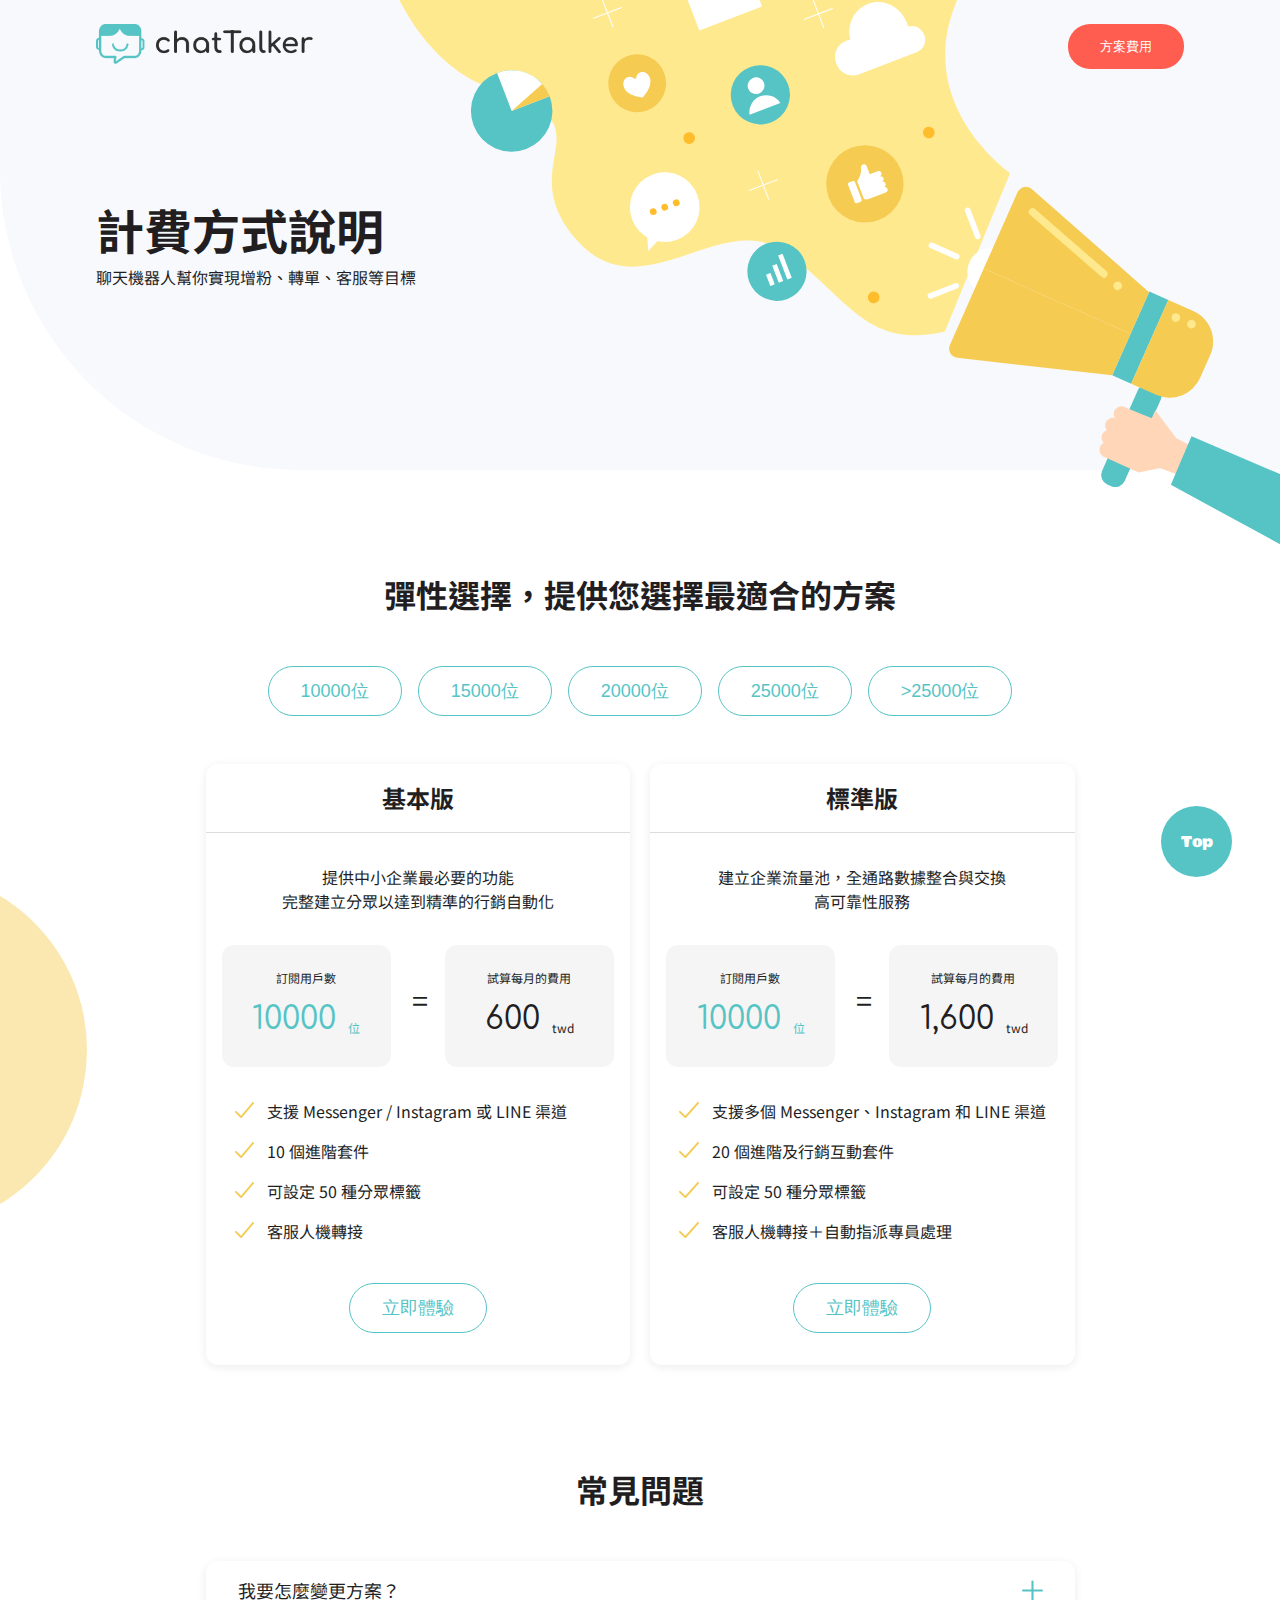
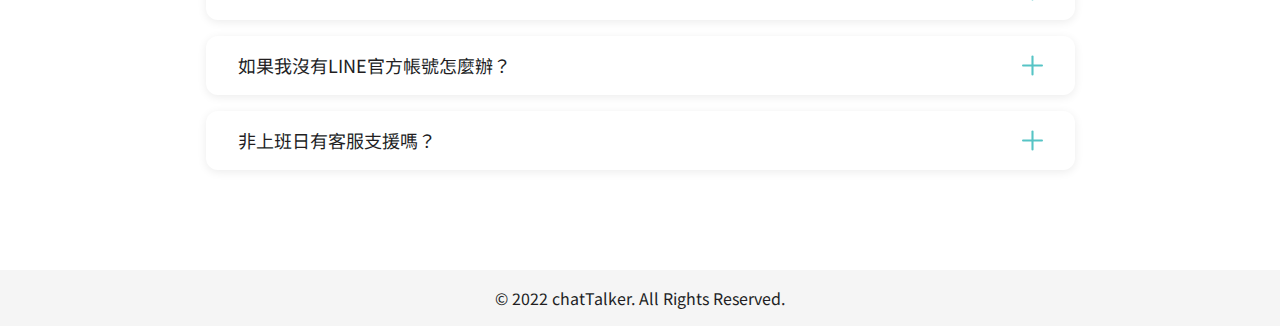
<file: plan.html>
<!DOCTYPE html>
<html lang="en">
<head>
    <meta charset="UTF-8">
    <meta http-equiv="X-UA-Compatible" content="IE=edge">
    <meta name="viewport" content="width=device-width, initial-scale=1.0">
    <title>chat talker</title>
    <link rel="stylesheet" href="css/all.css">
</head>
<body>

    <div class="bgWrapper">
        <button class="top circle" title="top">Top</button>
        <div class="bannerWrapper">
            <header class="container">
                <nav>
                    <a href="#"><img src="img/logo.png" alt="logo" class="logo"></a>
                    <button class="btn btn-secondary">方案費用</button>
                </nav>
                <h1>計費方式說明</h1>
                <p>聊天機器人幫你實現增粉、轉單、客服等目標</p>
            </header>
        </div>
    </div>
    <div class="ballWrapper">
        <main class="mainContainer">
            <!-- main -->
            <div>
                <h2>彈性選擇，提供您選擇最適合的方案</h2>
                <div class="buttomGroup">
                    <button class="btn btn-primary btnNumber">10000位</button>
                    <button class="btn btn-primary btnNumber">15000位</button>
                    <button class="btn btn-primary btnNumber">20000位</button>
                    <button class="btn btn-primary btnNumber">25000位</button>
                    <button class="btn btn-primary btnNumber">>25000位</button>
                </div>
                <ul class="planContent">
                    <li class="shadow">
                        <h3>基本版</h3>
                        <p>提供中小企業最必要的功能<br>完整建立分眾以達到精準的行銷自動化</p>
                        <div class="subscribe">
                            <div class="subscribersBlock">
                                <div class="subscribers">訂閱用戶數</div>
                                <span class="qty">10000</span>
                                <sub class="humanUnit">位</sub>
                            </div>
                            <div class="equal">=</div>
                            <div class="monthlyPriceBlock">
                                <div class="cal">試算每月的費用</div>
                                <span class="price">600</span>
                                <sub class="priceUnit">twd</sub>
                            </div>
                        </div>
                        <div class="item"><img src="img/icon_check.svg" alt="item">支援 Messenger / Instagram 或 LINE 渠道</div>
                        <div class="item"><img src="img/icon_check.svg" alt="item">10 個進階套件</div>
                        <div class="item"><img src="img/icon_check.svg" alt="item">可設定 50 種分眾標籤</div>
                        <div class="item"><img src="img/icon_check.svg" alt="item">客服人機轉接</div>
                        <button class="btn btn-primary">立即體驗</button>
                    </li>
                    <li class="shadow">
                        <h3>標準版</h3>
                        <p>建立企業流量池，全通路數據整合與交換<br>高可靠性服務</p>
                        <div class="subscribe">
                            <div class="subscribersBlock">
                                <div class="subscribers">訂閱用戶數</div>
                                <span class="qty">10000</span>
                                <sub class="humanUnit">位</sub>
                            </div>
                            <div class="equal">=</div>
                            <div class="monthlyPriceBlock">
                                <div class="cal">試算每月的費用</div>
                                <span class="price">1,600</span>
                                <sub class="priceUnit">twd</sub>
                            </div>
                        </div>
                        <div class="item"><img src="img/icon_check.svg" alt="item">支援多個 Messenger、Instagram 和 LINE 渠道</div>
                        <div class="item"><img src="img/icon_check.svg" alt="item">20 個進階及行銷互動套件</div>
                        <div class="item"><img src="img/icon_check.svg" alt="item">可設定 50 種分眾標籤</div>
                        <div class="item"><img src="img/icon_check.svg" alt="item">客服人機轉接＋自動指派專員處理</div>
                        <button class="btn btn-primary">立即體驗</button>
                    </li>
                </ul>
                
            </div>
            <div class="faq">
                <h2>常見問題</h2>
                <ul>
                    <li class="shadow">
                        <div class="question">我要怎麼變更方案？<img src="img/icon_plus.svg" alt="展開選單" class="plus"><img class="minus" src="img/icon_minus.svg" alt="收起選單"></div>
                        <p>請聯絡您的業務專員修改訂閱方案，我們將為您進行變更流程。</p>
                    </li>
                    <li class="shadow">
                        <div class="question">如果我沒有LINE官方帳號怎麼辦？<img src="img/icon_plus.svg" alt="展開選單" class="plus"><img class="minus" src="img/icon_minus.svg" alt="收起選單"></div>
                        <p>沒關係的，只要您是我們任何一個方案的夥伴，我們的專員可以協助辦理哦！</p>
                    </li>
                    <li class="shadow">
                        <div class="question">非上班日有客服支援嗎？<img src="img/icon_plus.svg" alt="展開選單" class="plus"><img class="minus" src="img/icon_minus.svg" alt="收起選單"></div>
                        <p>當然哦！我們錢都收了，不會拋棄你的！ 請您直接來我們公司，我們假日也都在辦公室。</p>
                    </li>
                </ul>
            </div>
        </main>
    </div>    
    <footer class="footerCompany">
        <!-- footer -->
        <div class="container">
            <p>© 2022 chatTalker. All Rights Reserved.</p>
        </div>
    </footer>
    <script src="https://ajax.googleapis.com/ajax/libs/jquery/3.6.0/jquery.min.js"></script>
    <script src="js/utils.js"></script>
    <script src="js/plan.js"></script>
</body>
</html>
</file>
<file: css/all.css>
/* http://meyerweb.com/eric/tools/css/reset/ 
   v2.0 | 20110126
   License: none (public domain)
*/
@import url("https://fonts.googleapis.com/css2?family=Comfortaa&family=Noto+Sans+TC:wght@400;700&family=Wendy+One&display=swap");
html, body, div, span, applet, object, iframe,
h1, h2, h3, h4, h5, h6, p, blockquote, pre,
a, abbr, acronym, address, big, cite, code,
del, dfn, em, img, ins, kbd, q, s, samp,
small, strike, strong, sub, sup, tt, var,
b, u, i, center,
dl, dt, dd, ol, ul, li,
fieldset, form, label, legend,
table, caption, tbody, tfoot, thead, tr, th, td,
article, aside, canvas, details, embed,
figure, figcaption, footer, header, hgroup,
menu, nav, output, ruby, section, summary,
time, mark, audio, video {
  margin: 0;
  padding: 0;
  border: 0;
  font-size: 100%;
  font: inherit;
  vertical-align: baseline;
}

/* HTML5 display-role reset for older browsers */
article, aside, details, figcaption, figure,
footer, header, hgroup, menu, nav, section {
  display: block;
}

body {
  line-height: 1;
}

ol, ul {
  list-style: none;
}

blockquote, q {
  quotes: none;
}

blockquote:before, blockquote:after,
q:before, q:after {
  content: '';
  content: none;
}

table {
  border-collapse: collapse;
  border-spacing: 0;
}

*, ::before, ::after {
  -webkit-box-sizing: border-box;
          box-sizing: border-box;
}

body {
  font-family: 'Noto Sans TC', sans-serif;
  line-height: 1.5;
  text-align: center;
  color: #221E1F;
}

img {
  max-width: 100%;
  height: auto;
}

a {
  text-decoration: none;
}

sub {
  vertical-align: sub;
  font-size: 0.75rem;
}

h1 {
  font-size: 3rem;
  font-weight: bold;
}

h2 {
  font-size: 2rem;
  font-weight: bold;
}

h3 {
  font-size: 1.5rem;
  font-weight: bold;
}

img {
  max-width: 100%;
  height: auto;
}

button {
  cursor: pointer;
}

.shadow {
  -webkit-box-shadow: 0px 2px 10px #00000014;
          box-shadow: 0px 2px 10px #00000014;
  border-radius: 12px;
}

.circle {
  border-radius: 50%;
}

.btn {
  border-radius: 27px;
  padding: 0px 32px;
}

.btn-primary {
  border-color: #56C4C5;
  border: #56C4C5 1px solid;
  color: #56C4C5;
  background-color: #FFFFFF;
  font-size: 1.125rem;
  padding-top: 12px;
  padding-bottom: 12px;
}

.btn-primary:hover {
  background-color: #56C4C5;
  color: #FFFFFF;
}

.btn-secondary {
  border-radius: 22px;
  background-color: #FF5D50;
  color: #FFFFFF;
  border: none;
  padding-top: 8px;
  padding-bottom: 8px;
}

.btn-secondary:hover {
  opacity: 0.9;
}

.dot {
  width: 10px;
  height: 10px;
  border-radius: 50%;
  background-color: #DDDDDD;
  margin-right: 4px;
  margin-left: 4px;
  cursor: pointer;
}

.dot-avtive {
  width: 16px;
  height: 10px;
  border-radius: 50px;
  background-color: #F6CB52;
  margin-right: 4px;
  margin-left: 4px;
}

.dot:hover {
  background-color: #F6CB52;
}

.wrapper {
  margin: 0 auto;
  background-image: url("../img/ball01.svg"), url("../img/home.svg"), url("../img/bg_home.svg"), url("../img/ball02.svg"), url("../img/ball03.svg");
  background-size: auto , 532px , auto, auto auto;
  background-repeat: no-repeat;
  background-position: -180px calc(100vh - 180px), calc(100vw - 140px - 532px) 112px, right top, calc(100vw - 210px) 200vh, 15% calc(300vh + 50px);
}

@media (max-width: 768px) {
  .wrapper {
    background-image: url("../img/ball01.svg"), url("../img/home.svg"), url("../img/bg_home_sm.svg"), url("../img/ball02.svg"), url("../img/ball03.svg");
    background-size: 126px , 305px , 334px 244px, 135px 153px;
    background-position: -63px calc(100vh + 60px), center calc(100vh - 343px), center calc(100vh - 343px), calc(100vw - 88px) calc(400vh - 88px), 15% calc(500vh + 650px);
  }
}

.top {
  position: fixed;
  bottom: 23px;
  right: 48px;
  z-index: 99;
  background-color: #56C4C5;
  width: 71px;
  height: 71px;
  border: none;
  font-family: 'Wendy One', sans-serif;
  font-size: 1.125rem;
  color: #FFFFFF;
}

@media (max-width: 768px) {
  .top {
    bottom: 16px;
    right: 16px;
  }
}

.container {
  margin: 0 auto;
  max-width: 1088px;
}

@media (max-width: 768px) {
  .container {
    padding: 0 20px;
  }
}

header {
  height: 100vh;
}

.logo {
  width: 218.06px;
  height: 40px;
}

nav {
  display: -webkit-box;
  display: -ms-flexbox;
  display: flex;
  -webkit-box-pack: justify;
      -ms-flex-pack: justify;
          justify-content: space-between;
  padding-top: 24px;
  padding-bottom: 24px;
}

@media (max-width: 768px) {
  nav {
    border-bottom-style: solid;
    border-width: 2px;
    border-color: #F6CB52;
    margin-bottom: 32px;
  }
}

.banner {
  text-align: left;
  height: calc(100vh / 2);
  display: -webkit-box;
  display: -ms-flexbox;
  display: flex;
  -webkit-box-orient: vertical;
  -webkit-box-direction: normal;
      -ms-flex-direction: column;
          flex-direction: column;
  -webkit-box-pack: center;
      -ms-flex-pack: center;
          justify-content: center;
}

.banner h1 {
  margin-top: 8px;
  margin-bottom: 16px;
}

@media (max-width: 768px) {
  .banner {
    -ms-flex-wrap: wrap;
        flex-wrap: wrap;
    -webkit-box-pack: start;
        -ms-flex-pack: start;
            justify-content: start;
  }
}

.bannerLeftSide {
  display: -webkit-box;
  display: -ms-flexbox;
  display: flex;
  -webkit-box-orient: vertical;
  -webkit-box-direction: normal;
      -ms-flex-direction: column;
          flex-direction: column;
  -webkit-box-pack: center;
      -ms-flex-pack: center;
          justify-content: center;
}

@media (max-width: 768px) {
  .bannerLeftSide {
    margin-bottom: 32px;
  }
}

.title {
  color: #56C4C5;
  font-size: 1.125rem;
  font-weight: bold;
}

.content {
  font-size: 1.125rem;
}

.socialSoftwareBlock {
  margin-top: 101px;
  margin-bottom: 100px;
}

.socialSoftwareBlock h2 {
  margin-bottom: 48px;
}

@media (max-width: 768px) {
  .socialSoftwareBlock h2 {
    margin-bottom: 32px;
  }
}

.socialSoftwareBlock img {
  width: 90px;
  height: 90px;
}

@media (max-width: 768px) {
  .socialSoftwareBlock img {
    width: 60px;
    height: 60px;
  }
}

.socialSoftwareBlock ul {
  display: -webkit-box;
  display: -ms-flexbox;
  display: flex;
  -ms-flex-pack: distribute;
      justify-content: space-around;
}

@media (max-width: 768px) {
  .socialSoftwareBlock ul {
    -webkit-box-pack: center;
        -ms-flex-pack: center;
            justify-content: center;
    -ms-flex-wrap: wrap;
        flex-wrap: wrap;
  }
}

@media (max-width: 768px) {
  .socialSoftwareBlock li {
    margin-bottom: 24px;
    width: 60.8%;
  }
}

.socialSoftwareBlock h3 {
  margin-top: 24px;
  margin-bottom: 24px;
}

.socialSoftwareBlock p {
  color: #747474;
}

@media (max-width: 768px) {
  .socialSoftwareBlock {
    margin-bottom: 36px;
    margin-top: 60px;
  }
}

.roleBlock {
  margin-bottom: 100px;
}

@media (max-width: 768px) {
  .roleBlock {
    margin-bottom: 60px;
  }
}

.roleBlock p {
  font-size: 1.25rem;
  margin-top: 16px;
  margin-bottom: 48px;
}

@media (max-width: 768px) {
  .roleBlock p {
    margin-bottom: 32px;
  }
}

.roleBlock ul {
  display: -webkit-box;
  display: -ms-flexbox;
  display: flex;
  -webkit-box-pack: justify;
      -ms-flex-pack: justify;
          justify-content: space-between;
}

@media (max-width: 768px) {
  .roleBlock ul {
    -ms-flex-wrap: wrap;
        flex-wrap: wrap;
    -webkit-box-pack: center;
        -ms-flex-pack: center;
            justify-content: center;
  }
}

.roleBlock li {
  width: 24.07%;
}

@media (max-width: 768px) {
  .roleBlock li {
    width: 69.33%;
    margin-bottom: 24px;
  }
}

.roleBlock img {
  border-radius: 12px 12px 0px 0px;
}

.roleItem {
  color: #56C4C5;
  padding-top: 16px;
  padding-bottom: 16px;
}

.roleContent {
  padding-bottom: 24px;
}

.skillBlock {
  display: -webkit-box;
  display: -ms-flexbox;
  display: flex;
  display: flex;
  text-align: left;
}

.skillBlock ul {
  width: 46.59%;
  display: -webkit-box;
  display: -ms-flexbox;
  display: flex;
  -ms-flex-wrap: wrap;
      flex-wrap: wrap;
  -webkit-box-pack: justify;
      -ms-flex-pack: justify;
          justify-content: space-between;
}

.skillBlock li {
  width: 45.36%;
  padding-top: 32px;
  padding-left: 32px;
  padding-bottom: 48px;
  margin-bottom: 28px;
}

.skillBlock img {
  width: 86px;
  height: 86px;
  padding: 15px;
}

@media (max-width: 768px) {
  .skillBlock {
    -webkit-box-orient: vertical;
    -webkit-box-direction: reverse;
        -ms-flex-direction: column-reverse;
            flex-direction: column-reverse;
  }
  .skillBlock ul {
    width: 100%;
    -webkit-box-pack: center;
        -ms-flex-pack: center;
            justify-content: center;
  }
  .skillBlock li {
    width: 61.33%;
    padding-left: 24px;
    margin-bottom: 24px;
  }
}

.skillItem {
  font-weight: bold;
  font-size: 1.125rem;
  margin-top: 24px;
  margin-bottom: 16px;
}

.skill {
  display: -webkit-box;
  display: -ms-flexbox;
  display: flex;
  padding-left: 137px;
  -webkit-box-align: center;
      -ms-flex-align: center;
          align-items: center;
  -webkit-box-pack: center;
      -ms-flex-pack: center;
          justify-content: center;
  align-items: center;
}

.skill h2 {
  padding-bottom: 16px;
}

.skill p {
  padding-bottom: 24px;
}

@media (max-width: 768px) {
  .skill p {
    padding-bottom: 16px;
  }
}

@media (max-width: 768px) {
  .skill {
    padding-left: 0px;
    text-align: center;
    margin-bottom: 32px;
  }
}

.feedbackBlock {
  margin-top: 72px;
  text-align: center;
}

@media (max-width: 768px) {
  .feedbackBlock {
    margin-top: 34px;
  }
}

.carousel {
  margin-top: 24px;
  display: -webkit-box;
  display: -ms-flexbox;
  display: flex;
  -webkit-box-pack: center;
      -ms-flex-pack: center;
          justify-content: center;
}

.feedbackList {
  margin-top: 104px;
  text-align: left;
  display: -webkit-box;
  display: -ms-flexbox;
  display: flex;
  -webkit-box-pack: justify;
      -ms-flex-pack: justify;
          justify-content: space-between;
}

@media (max-width: 768px) {
  .feedbackList {
    display: -webkit-box;
    display: -ms-flexbox;
    display: flex;
    -webkit-box-pack: center;
        -ms-flex-pack: center;
            justify-content: center;
  }
}

.feedbackItem {
  padding-left: 32px;
  padding-right: 32px;
  position: relative;
}

@media (max-width: 768px) {
  .feedbackItem {
    display: none;
  }
  .feedbackItem-avtive {
    display: block;
  }
}

.feedbackContent {
  border-bottom-style: solid;
  border-width: 1px;
  padding-top: 48px;
  padding-bottom: 24px;
  border-color: #DDDDDD;
}

.selfile {
  position: absolute;
  width: 80px;
  height: 80px;
  top: -56px;
}

.feedbackCompany {
  padding-top: 24px;
  font-weight: bold;
}

.feedbackName {
  padding-top: 8px;
  padding-bottom: 24px;
  display: -webkit-box;
  display: -ms-flexbox;
  display: flex;
  -webkit-box-pack: justify;
      -ms-flex-pack: justify;
          justify-content: space-between;
}

.feedbackName img {
  width: 16px;
  height: 16px;
}

.footer {
  margin-top: 100px;
  background-image: url("../img/home_footer.svg");
  background-position: center;
  background-repeat: no-repeat;
  background-size: cover;
  display: -webkit-box;
  display: -ms-flexbox;
  display: flex;
  -webkit-box-orient: vertical;
  -webkit-box-direction: normal;
      -ms-flex-direction: column;
          flex-direction: column;
  text-align: center;
  height: cover;
  height: 354px;
}

.footer h2 {
  margin-top: 260px;
}

@media (max-width: 768px) {
  .footer {
    background-image: url("../img/footer_sm.svg");
    margin-top: 60px;
  }
  .footer h2 {
    display: none;
  }
}

.blank {
  padding-bottom: 100px;
}

.blank h2 {
  display: none;
}

@media (max-width: 768px) {
  .blank h2 {
    display: block;
    margin-bottom: 24px;
  }
}

.footerCompany {
  background-color: #F5F5F5;
  padding-top: 16px;
  padding-bottom: 16px;
  text-align: center;
  display: bolck;
}

.bgWrapper {
  margin: 0 auto;
  background-color: #F7F9FD;
  border-radius: 0px 0px 0px 300px;
  height: 470px;
}

@media (max-width: 768px) {
  .bgWrapper {
    height: 100vh;
  }
}

.bannerWrapper {
  margin: 0 auto;
  background-image: url("../img/banner.svg");
  background-repeat: no-repeat;
  background-position: right top;
}

@media (max-width: 768px) {
  .bannerWrapper {
    background-image: url("../img/banner_sm.svg");
    background-size: cover;
  }
}

.bannerWrapper h1 {
  text-align: left;
  margin-top: 100px;
}

.bannerWrapper p {
  text-align: left;
}

.ballWrapper {
  background-image: url("../img/ball03.svg");
  background-repeat: no-repeat;
  background-position: -273px 300px;
  background-size: 360px;
}

@media (max-width: 768px) {
  .ballWrapper {
    background-position: -105px 45%;
    background-size: 204px;
  }
}

.mainContainer {
  margin: 0 auto;
  max-width: 909px;
  padding-left: 20px;
  padding-right: 20px;
  margin-top: 100px;
}

@media (max-width: 768px) {
  .mainContainer {
    display: -webkit-box;
    display: -ms-flexbox;
    display: flex;
    -ms-flex-wrap: wrap;
        flex-wrap: wrap;
    -webkit-box-pack: center;
        -ms-flex-pack: center;
            justify-content: center;
    margin-top: 60px;
  }
}

.buttomGroup {
  margin-top: 48px;
  margin-bottom: 48px;
  display: -webkit-box;
  display: -ms-flexbox;
  display: flex;
  -webkit-box-pack: center;
      -ms-flex-pack: center;
          justify-content: center;
}

@media (max-width: 768px) {
  .buttomGroup {
    -ms-flex-wrap: wrap;
        flex-wrap: wrap;
  }
}

.buttomGroup button {
  margin-left: 8px;
  margin-right: 8px;
}

@media (max-width: 768px) {
  .buttomGroup button {
    -ms-flex-wrap: wrap;
        flex-wrap: wrap;
    margin-bottom: 8px;
  }
}

.planContent {
  display: -webkit-box;
  display: -ms-flexbox;
  display: flex;
  -webkit-box-pack: justify;
      -ms-flex-pack: justify;
          justify-content: space-between;
}

@media (max-width: 768px) {
  .planContent {
    -ms-flex-wrap: wrap;
        flex-wrap: wrap;
    -webkit-box-pack: center;
        -ms-flex-pack: center;
            justify-content: center;
  }
}

.planContent li {
  width: 48.84%;
}

@media (max-width: 768px) {
  .planContent li {
    width: 89.33%;
    margin-bottom: 24px;
  }
}

.planContent h3 {
  border-bottom-style: solid;
  border-width: 1px;
  border-color: #DDDDDD;
  padding-top: 16px;
  padding-bottom: 16px;
}

.planContent p {
  margin-top: 32px;
  margin-bottom: 32px;
}

.planContent img {
  margin-right: 12.94px;
}

.planContent sub {
  display: inline-block;
}

.planContent button {
  margin-top: 32px;
  margin-bottom: 32px;
}

.subscribersBlock, .monthlyPriceBlock {
  background-color: #F5F5F5;
  border-radius: 12px;
}

.subscribe {
  display: -webkit-box;
  display: -ms-flexbox;
  display: flex;
  -webkit-box-pack: center;
      -ms-flex-pack: center;
          justify-content: center;
  margin-bottom: 24px;
}

.subscribe span {
  font-family: 'Comfortaa', cursive;
}

.subscribers {
  font-size: 0.75rem;
  padding-top: 24px;
  padding-bottom: 8px;
  padding-left: 54px;
  padding-right: 55px;
}

.cal {
  font-size: 0.75rem;
  padding-top: 24px;
  padding-bottom: 8px;
  padding-left: 42px;
  padding-right: 43px;
}

.qty {
  font-size: 2rem;
  color: #56C4C5;
  display: inline-block;
  padding-bottom: 24px;
  margin-right: 8px;
}

.price {
  font-size: 2rem;
  color: #221E1F;
  display: inline-block;
  padding-bottom: 24px;
  margin-right: 8px;
}

.humanUnit {
  color: #56C4C5;
}

.priceUnit {
  color: #221E1F;
}

.equal {
  padding-top: 33px;
  font-size: 1.81rem;
  margin-left: 21px;
  margin-right: 17px;
}

.item {
  margin-left: 29px;
  text-align: left;
  padding-top: 8px;
  padding-bottom: 8px;
}

.faq {
  margin-top: 100px;
  margin-bottom: 100px;
}

@media (max-width: 768px) {
  .faq {
    width: 89.33%;
  }
}

.faq h2 {
  margin-bottom: 48px;
}

.faq li {
  padding: 16px 32px;
  cursor: pointer;
  margin-bottom: 16px;
}

.faq p {
  margin-top: 24px;
  color: #747474;
  display: none;
  margin-bottom: 16px;
  text-align: left;
}

.question {
  font-size: 1.125rem;
  display: -webkit-box;
  display: -ms-flexbox;
  display: flex;
  -webkit-box-pack: justify;
      -ms-flex-pack: justify;
          justify-content: space-between;
}

.question.active {
  color: #56C4C5;
}

.question.active .minus {
  display: block;
}

.question.active .plus {
  display: none;
}

.minus {
  display: none;
}
/*# sourceMappingURL=all.css.map */
</file>
